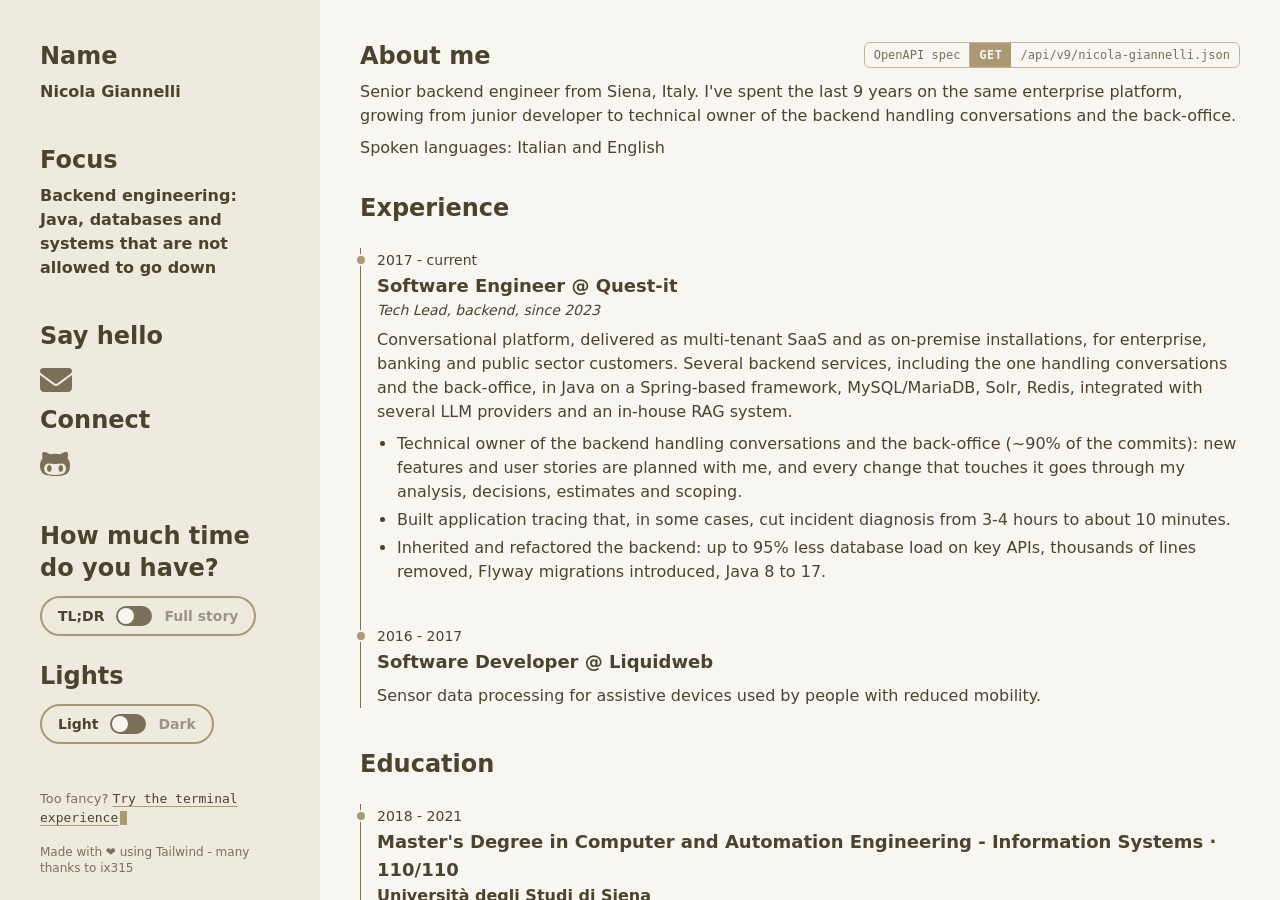
<file: index.html>
<!DOCTYPE html>
<html lang="en">

<head>
    <title>ghes.io | Nicola Giannelli</title>
    <link rel="icon" type="image/x-icon" href="static/img/favicon.png" />

    <meta charset="utf-8" />
    <meta name="viewport" content="width=device-width, initial-scale=1.0" />
    <meta name="description" content="Nicola Giannelli - senior backend engineer from Siena, Italy. Java, databases, high-availability systems." />
    <script>
        try {
            var t = localStorage.getItem("ghes-theme");
            if (t === "dark" || (!t && window.matchMedia("(prefers-color-scheme: dark)").matches))
                document.documentElement.classList.add("dark");
        } catch (e) {}
    </script>

    <link rel="stylesheet" href="css/tailwind.css?v=20261101" />
    <link rel="stylesheet" href="css/style.css?v=20261103" />
</head>

<body class="h-screen scrollbar-hide tldr">
    <!-- main div -->
    <div class="grid grid-cols-8 md:h-full">
        <!-- left -->
        <div class="sidebar col-span-8 md:col-span-2 text-center md:text-left flex flex-col justify-between">
            <div class="flex flex-col gap-3 p-10">
                <div>
                    <div>
                        <p class="pb-2 text-2xl font-bold">Name</p>
                        <p class="font-semibold">Nicola Giannelli</p>
                        <p class="pt-10 pb-2 text-2xl font-bold">Focus</p>
                        <p class="font-semibold">Backend engineering: Java, databases and systems that are not allowed to go down</p>
                        <p class="pt-10 pb-2 text-2xl font-bold">Say hello</p>
                        <div class="pt-1 flex place-content-center md:place-content-start">
                            <a href="mailto:hi@ghes.io" aria-label="Email" class='icon-link'
                                target="_blank">
                                <svg xmlns="http://www.w3.org/2000/svg" height="2em" viewBox="0 0 512 512"><!--! Font Awesome Free 6.4.2 by @fontawesome - https://fontawesome.com License - https://fontawesome.com/license (Commercial License) Copyright 2023 Fonticons, Inc. -->
                                    <path fill="currentColor" d="M48 64C21.5 64 0 85.5 0 112c0 15.1 7.1 29.3 19.2 38.4L236.8 313.6c11.4 8.5 27 8.5 38.4 0L492.8 150.4c12.1-9.1 19.2-23.3 19.2-38.4c0-26.5-21.5-48-48-48H48zM0 176V384c0 35.3 28.7 64 64 64H448c35.3 0 64-28.7 64-64V176L294.4 339.2c-22.8 17.1-54 17.1-76.8 0L0 176z" />
                                </svg>
                            </a>
                        </div>
                        <p class="pt-2 pb-2 text-2xl font-bold">Connect</p>
                        <div class="pt-1 flex gap-4 place-content-center md:place-content-start">
                            <a href="https://www.github.com/ghesio" aria-label="GitHub"
                                class='icon-link' target="_blank">
                                <svg xmlns="http://www.w3.org/2000/svg" height="2em" viewBox="0 0 480 512"><!--! Font Awesome Free 6.4.2 by @fontawesome - https://fontawesome.com License - https://fontawesome.com/license (Commercial License) Copyright 2023 Fonticons, Inc. -->
                                    <path fill="currentColor" d="M186.1 328.7c0 20.9-10.9 55.1-36.7 55.1s-36.7-34.2-36.7-55.1 10.9-55.1 36.7-55.1 36.7 34.2 36.7 55.1zM480 278.2c0 31.9-3.2 65.7-17.5 95-37.9 76.6-142.1 74.8-216.7 74.8-75.8 0-186.2 2.7-225.6-74.8-14.6-29-20.2-63.1-20.2-95 0-41.9 13.9-81.5 41.5-113.6-5.2-15.8-7.7-32.4-7.7-48.8 0-21.5 4.9-32.3 14.6-51.8 45.3 0 74.3 9 108.8 36 29-6.9 58.8-10 88.7-10 27 0 54.2 2.9 80.4 9.2 34-26.7 63-35.2 107.8-35.2 9.8 19.5 14.6 30.3 14.6 51.8 0 16.4-2.6 32.7-7.7 48.2 27.5 32.4 39 72.3 39 114.2zm-64.3 50.5c0-43.9-26.7-82.6-73.5-82.6-18.9 0-37 3.4-56 6-14.9 2.3-29.8 3.2-45.1 3.2-15.2 0-30.1-.9-45.1-3.2-18.7-2.6-37-6-56-6-46.8 0-73.5 38.7-73.5 82.6 0 87.8 80.4 101.3 150.4 101.3h48.2c70.3 0 150.6-13.4 150.6-101.3zm-82.6-55.1c-25.8 0-36.7 34.2-36.7 55.1s10.9 55.1 36.7 55.1 36.7-34.2 36.7-55.1-10.9-55.1-36.7-55.1z" />
                                </svg>
                            </a>
                        </div>

                        <!-- TL;DR toggle -->
                        <p class="pt-10 pb-2 text-2xl font-bold">How much time do you have?</p>
                        <div class="pt-1 flex place-content-center md:place-content-start">
                            <button type="button" id="mode-toggle" role="switch" aria-checked="false"
                                class="flex items-center gap-3 pill rounded-full px-4 py-2 text-sm font-semibold transition">
                                <span class="mode-label-tldr">TL;DR</span>
                                <span class="relative inline-block h-5 w-9 track rounded-full">
                                    <span class="toggle-knob absolute top-0.5 left-0.5 h-4 w-4 knob rounded-full transition-transform"></span>
                                </span>
                                <span class="mode-label-full">Full story</span>
                            </button>
                        </div>

                        <!-- dark mode toggle -->
                        <p class="pt-6 pb-2 text-2xl font-bold">Lights</p>
                        <div class="pt-1 flex place-content-center md:place-content-start">
                            <button type="button" id="theme-toggle" role="switch" aria-checked="false"
                                class="flex items-center gap-3 pill rounded-full px-4 py-2 text-sm font-semibold transition">
                                <span class="theme-label-light">Light</span>
                                <span class="relative inline-block h-5 w-9 track rounded-full">
                                    <span class="theme-knob absolute top-0.5 left-0.5 h-4 w-4 knob rounded-full transition-transform"></span>
                                </span>
                                <span class="theme-label-dark">Dark</span>
                            </button>
                        </div>
                    </div>
                </div>
            </div>
            <!-- terminal invite (DESKTOP ONLY) -->
            <p class="term-line muted desktop-only px-10">Too fancy?
                <a class="term-link" href="terminal/">Try the terminal experience<span class="term-cursor" aria-hidden="true"></span></a>
            </p>
            <div class="px-10 pb-6 text-xs muted">Made with ❤ using Tailwind - many thanks to <a
                    href="https://jurygiannelli.dev" target="_blank">ix315</a></div>
        </div>
        <!-- right -->
        <div class="main-panel col-span-8 md:col-span-6 px-10 pb-12 h-auto overflow-scroll scrollbar-hide">
            <div class="grid grid-cols-8 gap-x-8">

                <!-- ABOUT -->
                <div class="col-span-8">
                    <div class="about-row">
                        <p class="pt-10 text-2xl font-bold">About me</p>
                        <!-- OpenAPI spec link (DESKTOP ONLY): actually opens the swagger-style page -->
                        <a class="spec-chip desktop-only" href="api/"
                            title="OpenAPI 3.1 spec - for machines (and curious humans)">
                            <span class="spec-label">OpenAPI spec</span>
                            <span class="spec-method">GET</span>
                            <span class="spec-path">/api/v9/nicola-giannelli.json</span>
                        </a>
                    </div>
                    <p class="pt-2">
                        Senior backend engineer from Siena, Italy. I've spent the last 9 years on the same enterprise
                        platform, growing from junior developer to technical owner of the backend handling conversations and the back-office.
                    </p>
                    <div class="full-only">
                        <p class="pt-2">
                            I also look after on-premise installations for banking customers, with strict high-availability
                            requirements: releases there happen without the users ever noticing - that's the whole point.
                        </p>
                        <p class="pt-2">
                            I care about databases, high availability, observability and privacy by design. I also
                            strongly believe that a good senior engineer deletes more code than they write.
                        </p>
                    </div>
                        <p class="pt-2 full-only">I still love coding in Java <svg class="inline w-5 h-5" xmlns="http://www.w3.org/2000/svg" height="1em" viewBox="0 0 384 512"><!--! Font Awesome Free 6.4.2 by @fontawesome - https://fontawesome.com License - https://fontawesome.com/license (Commercial License) Copyright 2023 Fonticons, Inc. --><path fill="currentColor" d="M277.74 312.9c9.8-6.7 23.4-12.5 23.4-12.5s-38.7 7-77.2 10.2c-47.1 3.9-97.7 4.7-123.1 1.3-60.1-8 33-30.1 33-30.1s-36.1-2.4-80.6 19c-52.5 25.4 130 37 224.5 12.1zm-85.4-32.1c-19-42.7-83.1-80.2 0-145.8C296 53.2 242.84 0 242.84 0c21.5 84.5-75.6 110.1-110.7 162.6-23.9 35.9 11.7 74.4 60.2 118.2zm114.6-176.2c.1 0-175.2 43.8-91.5 140.2 24.7 28.4-6.5 54-6.5 54s62.7-32.4 33.9-72.9c-26.9-37.8-47.5-56.6 64.1-121.3zm-6.1 270.5a12.19 12.19 0 0 1-2 2.6c128.3-33.7 81.1-118.9 19.8-97.3a17.33 17.33 0 0 0-8.2 6.3 70.45 70.45 0 0 1 11-3c31-6.5 75.5 41.5-20.6 91.4zM348 437.4s14.5 11.9-15.9 21.2c-57.9 17.5-240.8 22.8-291.6.7-18.3-7.9 16-19 26.8-21.3 11.2-2.4 17.7-2 17.7-2-20.3-14.3-131.3 28.1-56.4 40.2C232.84 509.4 401 461.3 348 437.4zM124.44 396c-78.7 22 47.9 67.4 148.1 24.5a185.89 185.89 0 0 1-28.2-13.8c-44.7 8.5-65.4 9.1-106 4.5-33.5-3.8-13.9-15.2-13.9-15.2zm179.8 97.2c-78.7 14.8-175.8 13.1-233.3 3.6 0-.1 11.8 9.7 72.4 13.6 92.2 5.9 233.8-3.3 237.1-46.9 0 0-6.4 16.5-76.2 29.7zM260.64 353c-59.2 11.4-93.5 11.1-136.8 6.6-33.5-3.5-11.6-19.7-11.6-19.7-86.8 28.8 48.2 61.4 169.5 25.9a60.37 60.37 0 0 1-21.1-12.8z" /></svg></p>
                    <p class="pt-2 pb-8">Spoken languages: Italian and English</p>
                </div>

                <!-- EXPERIENCE -->
                <div class="col-span-8">
                    <p class="text-2xl font-bold pb-6">Experience</p>
                    <ol class="relative border-l timeline">

                        <li class="mb-10 ml-4">
                            <div class="absolute w-3 h-3 dot rounded-full mt-1.5 -left-1.5 border-2"></div>
                            <time class="mb-1 text-sm font-normal leading-none">2017 - current</time>
                            <h3 class="text-lg font-semibold">Software Engineer @ Quest-it</h3>
                            <p class="text-sm italic">Tech Lead, backend, since 2023</p>
                            <p class="pt-2 text-base">
                                Conversational platform, delivered as multi-tenant SaaS and as on-premise installations, for enterprise, banking and public sector customers. Several backend services, including the one handling conversations and the back-office, in Java on a Spring-based framework, MySQL/MariaDB, Solr, Redis, integrated with several LLM providers
                                and an in-house RAG system.
                            </p>

                            <!-- TL;DR version -->
                            <ul class="tldr-only list-disc ml-5 pt-2 space-y-1">
                                <li>Technical owner of the backend handling conversations and the back-office (~90% of the commits): new features and user stories are planned with me, and every change that touches it goes through my analysis, decisions, estimates and scoping.</li>
                                <li>Built application tracing that, in some cases, cut incident diagnosis from 3-4 hours to
                                    about 10 minutes.</li>
                                <li>Inherited and refactored the backend: up to 95% less database load on key APIs,
                                    thousands of lines removed, Flyway migrations introduced, Java 8 to 17.</li>
                            </ul>

                            <!-- Full version -->
                            <div class="full-only">
                                <p class="pt-4 font-semibold">Tech Lead, backend · 2023 - current</p>
                                <ul class="list-disc ml-5 pt-1 space-y-1">
                                    <li>Technical owner of the backend handling conversations and the back-office (~90% of the commits): every development
                                        request that touches it goes through my functional analysis, implementation
                                        decisions, estimates and scoping, supporting the product team and
                                        project managers.</li>
                                    <li>Technical point of contact for enterprise customers: requirements gathering and
                                        analysis, progress reviews with customers, structured feedback to internal teams and
                                        agreed timelines met.</li>
                                    <li>Designed and rolled out MariaDB master-slave replication with no master downtime
                                        and no data loss.</li>
                                    <li>Co-designed, with two colleagues, the multi-instance architecture of the platform, with
                                        multiple nodes of the backend services and of the other components.</li>
                                    <li>Privacy by design for banking customers: encryption of sensitive data, automatic data deletion on expiry or on event, with an
                                        audit trail.</li>
                                    <li>Main technical point of reference, since 2022, for an on-premise installation for a banking
                                        customer: 15+ production releases on my own, with no chat downtime for users during
                                        standard updates; proactively found a resilience issue and coordinated the fix with the
                                        customer and the CTO - delivered a week early.</li>
                                    <li>Since 2023, customizations, integrations and releases for a second on-premise banking
                                        customer, integrated with a custom knowledge base built by two third-party companies:
                                        technical coordination with the customer's vendors.</li>
                                    <li>Pushed and carried out, with a colleague, the adoption of the Elastic Stack as the company observability platform:
                                        Elastic APM on every application with W3C distributed tracing. Introduced Uptime Kuma for fast reaction
                                        to service outages.</li>
                                    <li>Built application tracing that, in some cases, cut incident diagnosis from 3-4 hours to
                                        about 10 minutes, with no more local debugging.</li>
                                    <li>Automated staging deployment: from 15 to 5 minutes per release, with 2-4 releases a day.</li>
                                    <li>Introduced stateless JWT authentication, now the company standard.</li>
                                    <li>Planning of user stories and new features with stakeholders; for urgent requests with
                                        incomplete requirements, scope defined with stakeholders, then alternatives presented
                                        with explicit trade-offs on delivery time and maintenance cost.</li>
                                    <li>Onboarding and pair programming with colleagues from other teams and junior
                                        developers.</li>
                                </ul>

                                <p class="pt-4 font-semibold">Backend owner · 2019 - 2023</p>
                                <ul class="list-disc ml-5 pt-1 space-y-1">
                                    <li>Inherited and refactored the product backend: found the bottlenecks through the MySQL slow query log and
                                        custom logging, rewrote critical modules with caching (up to 95% less database load on some APIs), removed thousands of lines
                                        of obsolete code, introduced design patterns where they were missing.</li>
                                    <li>Introduced Flyway for versioned database migrations, replacing SQL scripts
                                        applied by hand before every release.</li>
                                    <li>Migrated the backend from Java 8 to Java 17.</li>
                                    <li>Built ETL flows for customer-specific modules.</li>
                                </ul>

                                <p class="pt-4 font-semibold">Software Engineer · 2017 - 2019</p>
                                <ul class="list-disc ml-5 pt-1 space-y-1">
                                    <li>Java backend services and full-text search on Solr and Elasticsearch.</li>
                                </ul>
                            </div>
                        </li>

                        <li class="mb-10 ml-4">
                            <div class="absolute w-3 h-3 dot rounded-full mt-1.5 -left-1.5 border-2"></div>
                            <time class="mb-1 text-sm font-normal leading-none">2016 - 2017</time>
                            <h3 class="text-lg font-semibold">Software Developer @ Liquidweb</h3>
                            <p class="pt-2 text-base">Sensor data processing for assistive devices used by people with
                                reduced mobility.</p>
                        </li>

                        <li class="mb-10 ml-4 full-only">
                            <div class="absolute w-3 h-3 dot rounded-full mt-1.5 -left-1.5 border-2"></div>
                            <time class="mb-1 text-sm font-normal leading-none">2013 - 2015</time>
                            <h3 class="text-lg font-semibold">Dirty deeds done dirt cheap @ everywhere</h3>
                            <p class="pt-2 text-base">
                                While studying engineering I did a bit of everything: electrician's helper, ADSL network
                                technician and freelance web developer building small static websites. Cables, ladders, routers... and whatever else came
                                along.
                            </p>
                        </li>
                    </ol>
                </div>

                <!-- EDUCATION -->
                <div class="col-span-8">
                    <p class="text-2xl font-bold pb-6">Education</p>
                    <ol class="relative border-l timeline">
                        <li class="mb-10 ml-4">
                            <div class="absolute w-3 h-3 dot rounded-full mt-1.5 -left-1.5 border-2"></div>
                            <time class="mb-1 text-sm font-normal leading-none">2018 - 2021</time>
                            <h3 class="text-lg font-semibold">Master's Degree in Computer and Automation Engineering - Information Systems · 110/110</h3>
                            <p class="font-semibold">Università degli Studi di Siena</p>
                            <p class="pt-2 text-base full-only">Machine learning, natural language processing, pattern
                                recognition, design of complex software systems and bioinformatics.</p>
                        </li>
                        <li class="mb-10 ml-4">
                            <div class="absolute w-3 h-3 dot rounded-full mt-1.5 -left-1.5 border-2"></div>
                            <time class="mb-1 text-sm font-normal leading-none">2018 - 2019</time>
                            <h3 class="text-lg font-semibold">Research grant - <a href="https://ela.unisi.it" target="_blank" rel="noopener" class="underline">ELA, Eurasian Latin Archive</a></h3>
                            <p class="font-semibold">Università degli Studi di Siena - DIISM</p>
                            <p class="pt-2 text-base full-only">A document archive for medieval Latin texts, built on a
                                search index and a relational database (Java EE, MySQL, Elasticsearch) for storage and
                                semantic search.</p>
                        </li>
                        <li class="mb-10 ml-4 full-only">
                            <div class="absolute w-3 h-3 dot rounded-full mt-1.5 -left-1.5 border-2"></div>
                            <time class="mb-1 text-sm font-normal leading-none">2017</time>
                            <h3 class="text-lg font-semibold">FabAcademy</h3>
                            <p class="font-semibold">FabLab Toscana, Siena</p>
                            <p class="pt-2 text-base">2D and 3D CAD, prototyping, CNC machines, circuit board design, 3D printing.</p>
                        </li>
                        <li class="mb-10 ml-4">
                            <div class="absolute w-3 h-3 dot rounded-full mt-1.5 -left-1.5 border-2"></div>
                            <time class="mb-1 text-sm font-normal leading-none">2011 - 2017</time>
                            <h3 class="text-lg font-semibold">Bachelor's Degree in Computer and Information Engineering</h3>
                            <p class="font-semibold">Università degli Studi di Siena</p>
                            <p class="pt-2 text-base full-only">My first steps in engineering: a long and
                                <span id="a"> pretty </span><span id="b"> (not so) pretty </span>
                                fun ride!
                            </p>
                        </li>
                        <li class="mb-10 ml-4">
                            <div class="absolute w-3 h-3 dot rounded-full mt-1.5 -left-1.5 border-2"></div>
                            <time class="mb-1 text-sm font-normal leading-none">2011</time>
                            <h3 class="text-lg font-semibold">High school diploma in Computer Science · 100/100</h3>
                            <p class="font-semibold">ITIS Tito Sarrocchi, Siena</p>
                            <p class="pt-2 text-base full-only">Where it all started: I was already into computers
                                before university.</p>
                        </li>
                        <li class="mb-10 ml-4 full-only">
                            <div class="absolute w-3 h-3 dot rounded-full mt-1.5 -left-1.5 border-2"></div>
                            <time class="mb-1 text-sm font-normal leading-none">2010</time>
                            <h3 class="text-lg font-semibold">Cisco CCNA</h3>
                            <p class="font-semibold">Siena</p>
                            <p class="pt-2 text-base">Network equipment maintenance, levels 1, 2, 3. Certification not renewed.</p>
                        </li>
                    </ol>
                </div>

                <!-- SKILLS -->
                <div class="col-span-8">
                    <p class="text-2xl font-bold">Skills</p>
                    <ol class="tldr-only list-disc pt-2 pb-8 tag-list">
                        <li>Java</li>
                        <li>Spring</li>
                        <li>MySQL / MariaDB</li>
                        <li>Solr</li>
                        <li>Elasticsearch</li>
                        <li>Flyway</li>
                        <li>Docker</li>
                        <li>Elastic APM</li>
                        <li>Linux</li>
                    </ol>
                    <ul class="full-only pt-2 pb-8 space-y-1">
                        <li><b>Backend:</b> Java, Java EE, Spring / Spring Boot, REST APIs, design patterns, clean
                            code, TDD</li>
                        <li><b>Data:</b> MySQL / MariaDB (replication, failover, Flyway migrations), Solr / Solr Cloud,
                            Elasticsearch, ETL, Redis (basic)</li>
                        <li><b>LLM and NLP:</b> backend integration with LLM providers and RAG systems, NLP
                            (tokenization, POS tagging, entity extraction)</li>
                        <li><b>Reliability and operations:</b> high availability, performance analysis (Elastic APM, MySQL slow query log), Docker, Bitbucket Pipelines, Elastic
                            APM, distributed tracing, Uptime Kuma, Linux, Bash</li>
                        <li><b>Security and privacy:</b> encryption of sensitive data, JWT, data retention and
                            audit, dependency vulnerability management (Snyk, CVSS-based prioritization), GDPR (authorized to process personal data)</li>
                        <li><b>Way of working:</b> Agile / Kanban, Jira (stories, estimates, time tracking), Git,
                            conventional commits, SonarQube (quality gates)</li>
                    </ul>
                </div>

                <!-- PUBLICATIONS -->
                <div class="col-span-8">
                    <p class="text-2xl font-bold">Publications</p>
                    <p class="pt-2 pb-8 tldr-only">4 papers, 3 posters and 2 dissertations, mostly on NLP and deep
                        learning. Switch to the full story to see them.</p>
                    <div class="full-only">
                        <b class="block pt-2">Papers</b>
                        <ul class="list-disc ml-5 pb-4 space-y-1">
                            <li><span class='italic'>N. Giannelli, M. Bianchini et al.</span> - Segmentation of Aorta 3D
                                CT Images Based on 2D Convolutional Neural Networks | Electronics 2021, 10, 2559</li>
                            <li><span class='italic'>E. Carbé, N. Giannelli</span> - First steps in building the
                                Eurasian Latin Archive | Qualitative and Quantitative Methods in Libraries, Jan. 2021,
                                pp. 577-590</li>
                            <li><span class='italic'>E. Carbé, N. Giannelli</span> - ELA: fasi del progetto, bilanci e
                                prospettive | Atti del IX Convegno Annuale AIUCD, Università Cattolica del Sacro Cuore,
                                Milano, pp. 61-66</li>
                            <li><span class='italic'>E. Carbé, N. Giannelli</span> - A Digital Platform for the "Latin
                                Silk Road": Issues and Perspectives in Building a Multilingual Corpus for Textual
                                Analysis | DH2019</li>
                        </ul>

                        <b class="block pt-2">Posters</b>
                        <ul class="list-disc ml-5 pb-4 space-y-1">
                            <li><span class='italic'>E. Carbé, N. Giannelli</span> - ELA: fasi del progetto, bilanci e
                                prospettive | AIUCD, Milan, 15-17 January 2020</li>
                            <li><span class='italic'>E. Carbé, N. Giannelli</span> - A Framework for the Eurasian Latin
                                Archive using CLTK and NLTK | V4Py Summer Python School (V4 & DARIAH-CEH), Prague,
                                24-29 June 2019</li>
                            <li><span class='italic'>Stella, L. Rigutini, M. Bianchini, E. Carbé, N. Giannelli</span> -
                                The ELA Project | Spring School LiSeH 2019, Graz, 25 April 2019</li>
                        </ul>

                        <b class="block pt-2">Dissertations</b>
                        <ul class="list-disc ml-5 pb-8 space-y-1">
                            <li>Tecniche di Deep Learning per la segmentazione di aorta - Master's, supervisor
                                <span class='italic'>Prof. Monica Bianchini</span></li>
                            <li>Support Vector Machine per la classificazione di dati provenienti da sensori -
                                Bachelor's, supervisor <span class='italic'>Prof. Monica Bianchini</span></li>
                        </ul>
                    </div>
                </div>

                <!-- HOBBIES -->
                <div class="col-span-8 full-only">
                    <p class="text-2xl font-bold">Hobbies</p>
                    <ol class="list-disc pt-2 pb-8 tag-list">
                        <li>trekking</li>
                        <li>music addict</li>
                        <li>saxophone player</li>
                        <li>bookworm</li>
                        <li>former taekwondoker</li>
                        <li>lifting weights</li>
                        <li>dockerizing stuff at home</li>
                        <li>noob gamer</li>
                        <li>science lover</li>
                    </ol>
                </div>

            </div>
        </div>

    </div>

    <!-- scroll to top (MOBILE ONLY)-->
    <button type="button" aria-label="Back to top"
        class="!fixed bottom-5 right-5 hidden back-to-top rounded-full p-3 text-xs font-medium uppercase leading-tight shadow-md transition duration-150 ease-in-out"
        id="btn-back-to-top">
        <svg aria-hidden="true" focusable="false" data-prefix="fas" class="h-4 w-4" role="img" viewBox="0 0 448 512">
            <path fill="currentColor" d="M34.9 289.5l-22.2-22.2c-9.4-9.4-9.4-24.6 0-33.9L207 39c9.4-9.4 24.6-9.4 33.9 0l194.3 194.3c9.4 9.4 9.4 24.6 0 33.9L413 289.4c-9.5 9.5-25 9.3-34.3-.4L264 168.6V456c0 13.3-10.7 24-24 24h-32c-13.3 0-24-10.7-24-24V168.6L69.2 289.1c-9.3 9.8-24.8 10-34.3.4z"></path>
        </svg>
    </button>


    <script src="js/button.js?v=20261101"> </script>

</body>

</html>
</file>
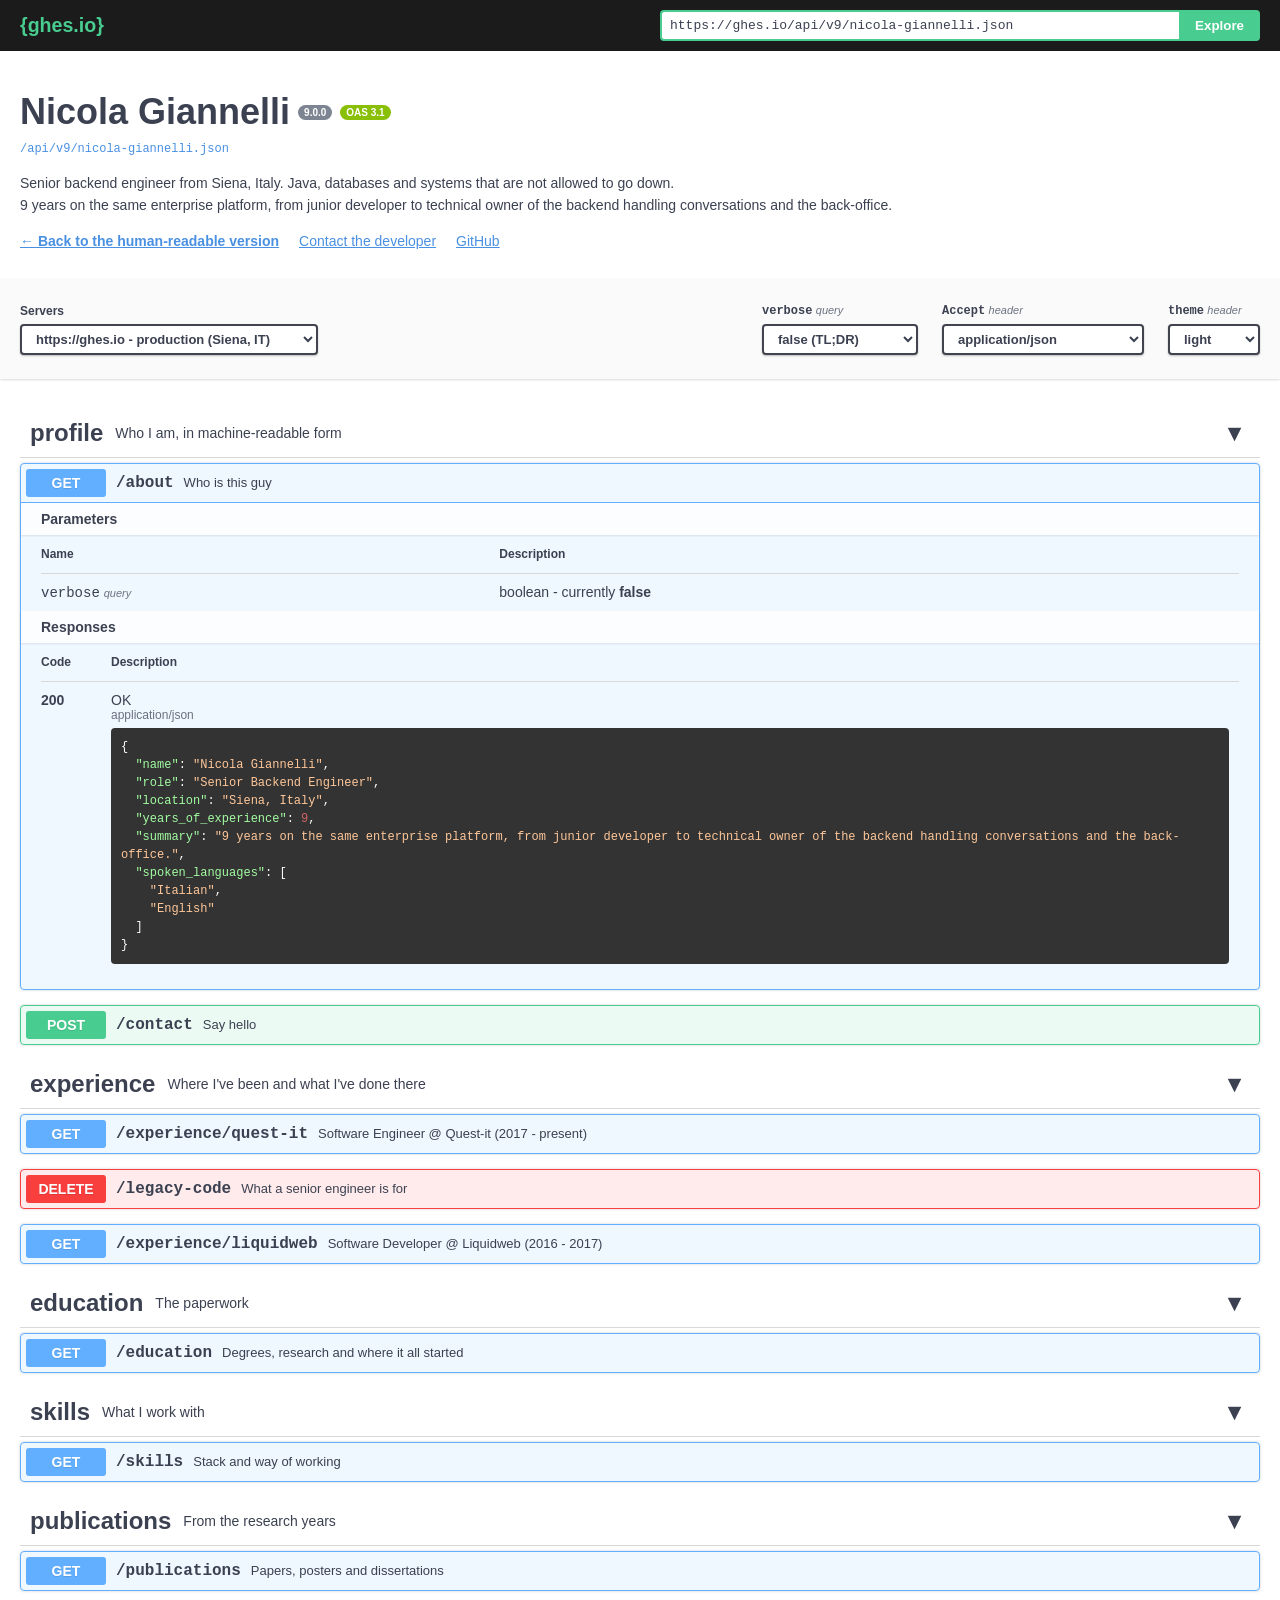
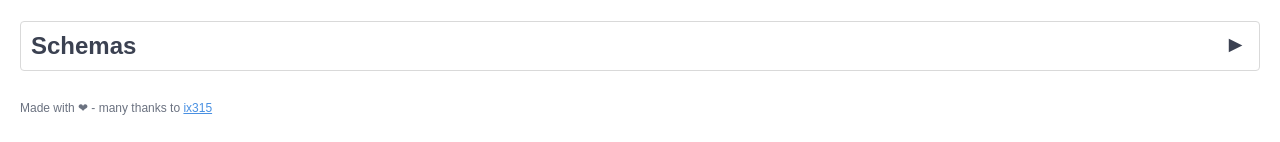
<file: api/index.html>
<!DOCTYPE html>
<html lang="en">

<head>
    <meta charset="utf-8" />
    <title>ghes.io | Nicola Giannelli</title>
    <link rel="icon" type="image/x-icon" href="../static/img/favicon.png" />
    <meta name="viewport" content="width=device-width, initial-scale=1.0" />
    <meta name="description" content="Nicola Giannelli - senior backend engineer from Siena, Italy. Java, databases, high-availability systems." />
    <script>
        try {
            var t = localStorage.getItem("ghes-theme");
            if (t === "dark" || (!t && window.matchMedia("(prefers-color-scheme: dark)").matches))
                document.documentElement.classList.add("dark");
        } catch (e) {}
    </script>
    <link rel="stylesheet" href="css/style.css?v=20261103" />
</head>

<body>
    <header class="topbar">
        <div class="wrap topbar-inner">
            <a class="brand" href="/" title="Back to the human-readable version">{ghes.io}</a>
            <form class="explore" onsubmit="return false">
                <input type="text" value="https://ghes.io/api/v9/nicola-giannelli.json" readonly aria-label="Spec URL" />
                <button type="button" tabindex="-1">Explore</button>
            </form>
        </div>
    </header>

    <main class="wrap">
        <section class="info">
            <h1>Nicola Giannelli <span class="badge version">9.0.0</span> <span class="badge oas">OAS 3.1</span></h1>
            <a class="spec-link" href="#">/api/v9/nicola-giannelli.json</a>
            <p class="description">
                Senior backend engineer from Siena, Italy. Java, databases and systems that are not allowed to go down.
                <br>9 years on the same enterprise platform, from junior developer to technical owner of the backend
                handling conversations and the back-office.
            </p>
            <p class="info-links">
                <a href="/" class="back-link">&larr; Back to the human-readable version</a>
                <a href="mailto:hi@ghes.io">Contact the developer</a>
                <a href="https://www.github.com/ghesio" target="_blank" rel="noopener">GitHub</a>
            </p>
        </section>

        <section class="scheme-container">
            <div class="servers">
                <label for="server">Servers</label>
                <select id="server">
                    <option>https://ghes.io - production (Siena, IT)</option>
                </select>
            </div>
            <div class="global-params">
                <div class="param">
                    <label for="verbose"><code>verbose</code> <span class="in">query</span></label>
                    <select id="verbose">
                        <option value="false">false (TL;DR)</option>
                        <option value="true">true (full story)</option>
                    </select>
                </div>
                <div class="param">
                    <label for="accept"><code>Accept</code> <span class="in">header</span></label>
                    <select id="accept">
                        <option value="json">application/json</option>
                        <option value="html">text/html (for humans)</option>
                    </select>
                </div>
                <div class="param">
                    <label for="theme"><code>theme</code> <span class="in">header</span></label>
                    <select id="theme">
                        <option value="light">light</option>
                        <option value="dark">dark</option>
                    </select>
                </div>
            </div>
        </section>

        <div id="tags"></div>

        <section class="models">
            <h2 class="tag-header" data-toggle="models-body">
                <span>Schemas</span>
                <span class="arrow">&#9662;</span>
            </h2>
            <div id="models-body" class="models-body collapsed"></div>
        </section>
    </main>

    <footer class="wrap footer">
        Made with ❤ - many thanks to <a href="https://jurygiannelli.dev" target="_blank" rel="noopener">ix315</a>
    </footer>

    <script src="js/button.js?v=20261103"></script>
</body>

</html>
</file>
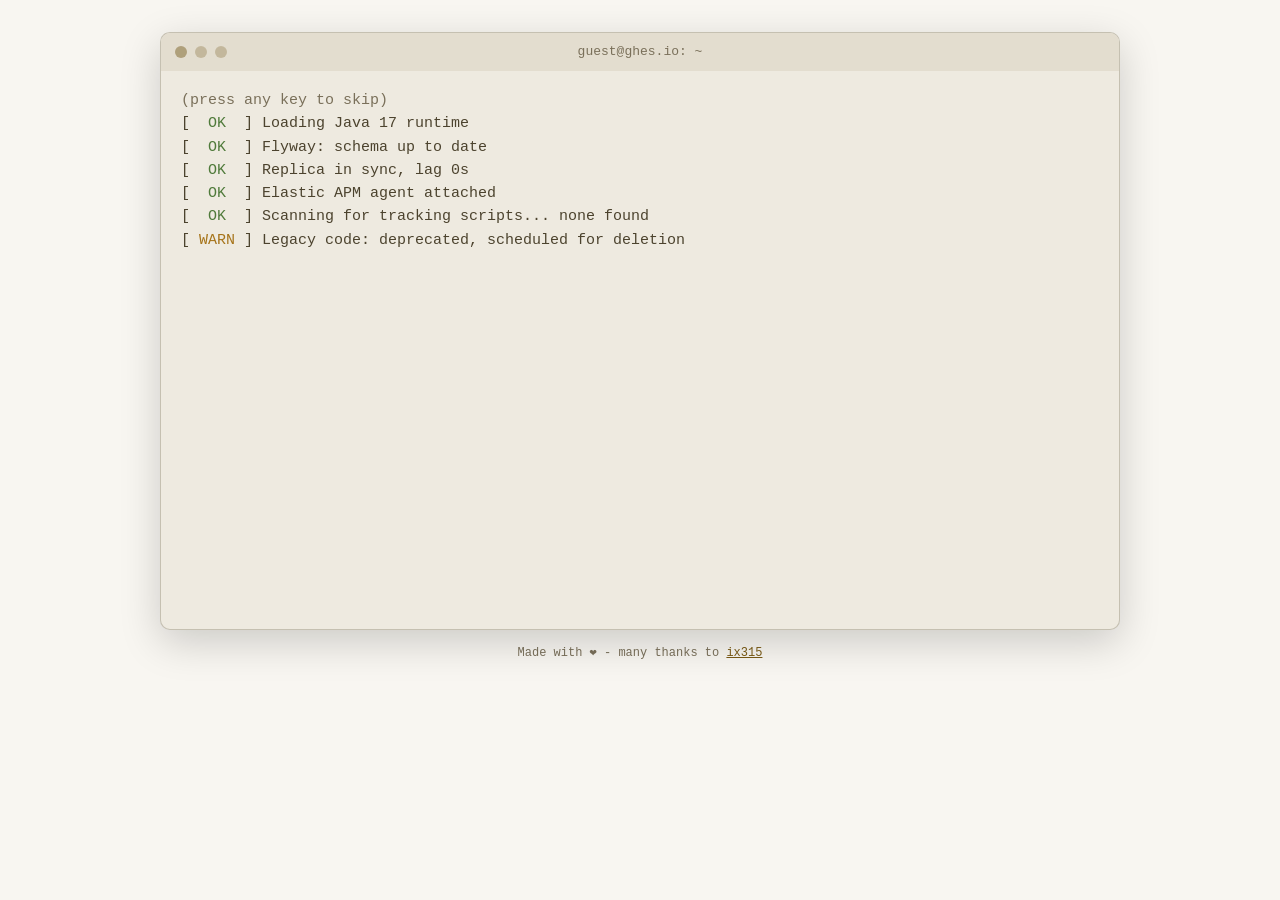
<file: terminal/index.html>
<!DOCTYPE html>
<html lang="en">

<head>
    <meta charset="utf-8" />
    <title>ghes.io | Nicola Giannelli</title>
    <link rel="icon" type="image/x-icon" href="../static/img/favicon.png" />
    <meta name="viewport" content="width=device-width, initial-scale=1.0" />
    <meta name="description" content="Nicola Giannelli - senior backend engineer from Siena, Italy. Java, databases, high-availability systems." />
    <script>
        try {
            var t = localStorage.getItem("ghes-theme");
            if (t === "dark" || (!t && window.matchMedia("(prefers-color-scheme: dark)").matches))
                document.documentElement.classList.add("dark");
        } catch (e) {}
    </script>
    <link rel="stylesheet" href="css/style.css?v=20261103" />
</head>

<body>
    <main class="window">
        <div class="titlebar" aria-hidden="true">
            <span class="dots"><i></i><i></i><i></i></span>
            <span class="title">guest@ghes.io: ~</span>
            <span class="dots-spacer"></span>
        </div>

        <div class="screen" id="screen">
            <h1 class="sr-only">Nicola Giannelli - Senior Backend Engineer</h1>
            <div id="out" role="log" aria-live="polite"></div>
            <form id="prompt-line" class="line prompt-line" autocomplete="off" hidden>
                <label for="cmd" class="prompt"><span class="u">guest</span>@<span class="h">ghes.io</span>:<span class="p">~</span>$</label>
                <input id="cmd" type="text" spellcheck="false" autocapitalize="off" autocorrect="off"
                    aria-label="Type a command, for example help" />
            </form>

            <noscript>
                <div class="noscript">
                    <p><strong>Nicola Giannelli</strong> - Senior Backend Engineer, Siena, Italy.</p>
                    <p>9 years on the same enterprise platform, from junior developer to technical owner of the
                        backend handling conversations and the back-office. Java, databases and systems that are not
                        allowed to go down.</p>
                    <p>This terminal needs JavaScript. Meanwhile: <a href="mailto:hi@ghes.io">hi@ghes.io</a> &middot;
                        <a href="https://www.github.com/ghesio">github.com/ghesio</a></p>
                </div>
            </noscript>
        </div>
    </main>

    <nav class="quick" aria-label="Quick commands">
        <button type="button" data-cmd="whoami">whoami</button>
        <button type="button" data-cmd="experience">experience</button>
        <button type="button" data-cmd="skills">skills</button>
        <button type="button" data-cmd="education">education</button>
        <button type="button" data-cmd="contact">contact</button>
        <button type="button" data-cmd="theme">theme</button>
        <button type="button" data-cmd="help">help</button>
    </nav>

    <footer class="footer">
        Made with ❤ - many thanks to <a href="https://jurygiannelli.dev" target="_blank" rel="noopener">ix315</a>
    </footer>

    <script src="js/data.js?v=20261103"></script>
    <script src="js/button.js?v=20261103"></script>
</body>

</html>
</file>
<file: css/style.css>
/* palette from Flame (github.com/pawelmalak/flame): "paper" for light, "tron" for dark */
:root {
    --bg: #f8f6f1;
    --panel: #eeeae0;
    --text: #4c432e;
    --muted: #7a705a;
    --accent: #aa9a73;
}

html.dark {
    --bg: #242b33;
    --panel: #1c2228;
    --text: #effbff;
    --muted: #8b9aa7;
    --accent: #6ee2ff;
}

html,
body {
    background: var(--bg);
    color: var(--text);
}

::selection {
    background: var(--accent);
    color: var(--bg);
}

.sidebar {
    background: var(--panel);
    color: var(--text);
}

.main-panel {
    background: var(--bg);
    color: var(--text);
}

.timeline {
    border-color: var(--muted);
}

.dot {
    background: var(--accent);
    border-color: var(--bg);
}

.muted {
    color: var(--muted);
}

.icon-link {
    color: var(--muted);
}

.icon-link:hover,
.icon-link:focus {
    color: var(--accent);
}

.pill {
    border: 2px solid var(--accent);
    color: var(--text);
}

.pill:hover {
    background: color-mix(in srgb, var(--accent) 15%, transparent);
}

.track {
    background: var(--muted);
}

body:not(.tldr) #mode-toggle .track,
html.dark #theme-toggle .track {
    background: var(--accent);
}

.knob {
    background: var(--bg);
}

.back-to-top {
    background: var(--accent);
    color: var(--bg);
}

html,
body {
    -webkit-tap-highlight-color: transparent;
}

/* hide scrollbar */

.scrollbar-hide::-webkit-scrollbar {
    display: none;
}

/* For IE, Edge and Firefox */
.scrollbar-hide {
    -ms-overflow-style: none;
    /* IE and Edge */
    scrollbar-width: none;
    /* Firefox */
}

/* pallini */
.tag-list {
    letter-spacing: -4px;
    color: var(--text);
}

.tag-list>li {
    margin: 0;
    display: inline;
    vertical-align: top;
    position: relative;
    letter-spacing: 0;
}

.tag-list>li:after {
    content: "•";
    display: inline-block;
    vertical-align: top;
    margin: 1px 5px 0;
}

.tag-list>li:last-child:after {
    display: none;
}

p span#a {
    display: inline;
  }
  
  p:hover span#a {
    display: none;
  }
  
  P span#b {
    display: none;
  }
  
  p:hover span#b {
    display: inline;
  }
/* TL;DR / full story toggle */
body.tldr .full-only {
    display: none;
}

body:not(.tldr) .tldr-only {
    display: none;
}

body:not(.tldr) .toggle-knob {
    transform: translateX(1rem);
}

body.tldr .mode-label-full,
body:not(.tldr) .mode-label-tldr {
    opacity: 0.5;
}

/* dark mode toggle */
html.dark .theme-knob {
    transform: translateX(1rem);
}

html:not(.dark) .theme-label-dark,
html.dark .theme-label-light {
    opacity: 0.5;
}


/* other formats: desktop only (same breakpoint as the sidebar layout) */
.desktop-only { display: none !important; }
@media (min-width: 768px) {
    .desktop-only { display: revert !important; }
    a.spec-chip.desktop-only { display: inline-flex !important; }
}

.about-row { display: flex; align-items: flex-end; justify-content: space-between; gap: 16px; flex-wrap: wrap; }

.spec-chip {
    align-items: stretch;
    border: 1.5px solid color-mix(in srgb, var(--accent) 70%, transparent);
    border-radius: 6px;
    overflow: hidden;
    font-family: ui-monospace, "Cascadia Code", Menlo, Consolas, monospace;
    font-size: 12px;
    line-height: 1;
    text-decoration: none;
    color: var(--muted);
    margin-bottom: 4px;
    transition: background-color .15s, color .15s, border-color .15s;
}
.spec-chip:hover, .spec-chip:focus-visible {
    color: var(--text);
    border-color: var(--accent);
    background: color-mix(in srgb, var(--accent) 12%, transparent);
}
.spec-chip > span { padding: 6px 9px; display: flex; align-items: center; }
.spec-label { font-family: inherit; border-right: 1.5px solid color-mix(in srgb, var(--accent) 70%, transparent); }
.spec-method { background: var(--accent); color: var(--bg); font-weight: 700; letter-spacing: .04em; }

.term-line { font-size: 13px; padding-bottom: 12px; }
.term-link {
    font-family: ui-monospace, "Cascadia Code", Menlo, Consolas, monospace;
    color: var(--text);
    text-decoration: underline;
    text-decoration-color: var(--accent);
    text-underline-offset: 3px;
}
.term-link:hover, .term-link:focus-visible { color: var(--accent); }
.term-cursor {
    display: inline-block;
    width: .55em;
    height: 1.05em;
    margin-left: 2px;
    vertical-align: text-bottom;
    background: var(--accent);
    animation: blink 1.1s steps(1) infinite;
}
@keyframes blink { 50% { opacity: 0; } }
@media (prefers-reduced-motion: reduce) { .term-cursor { animation: none; } }
</file>
<file: api/css/style.css>
/* OpenAPI docs look: method colors follow the usual API-docs conventions */
:root {
    --bg: #ffffff;
    --surface: #fafafa;
    --text: #3b4151;
    --muted: #6b7280;
    --border: #d9d9d9;
    --topbar: #1b1b1b;
    --code-bg: #333333;
    --code-text: #ffffff;
    --get: #61affe;
    --post: #49cc90;
    --delete: #f93e3e;
    --deprecated: #8f8f8f;
    --json-key: #a2fca2;
    --json-string: #ffc799;
    --json-number: #d36363;
    --json-bool: #fcc28c;
}

html.dark {
    --bg: #1d2127;
    --surface: #242931;
    --text: #e3e6ea;
    --muted: #9aa3ad;
    --border: #3a414b;
    --topbar: #111418;
    --code-bg: #13161a;
}

* {
    box-sizing: border-box;
}

html,
body {
    margin: 0;
    background: var(--bg);
    color: var(--text);
    font-family: "Open Sans", -apple-system, "Segoe UI", Roboto, sans-serif;
    font-size: 14px;
    -webkit-tap-highlight-color: transparent;
}

a {
    color: #4990e2;
}

code,
pre,
.path,
.spec-link,
.explore input {
    font-family: "Source Code Pro", ui-monospace, Menlo, Consolas, monospace;
}

.wrap {
    max-width: 1460px;
    margin: 0 auto;
    padding: 0 20px;
}

/* top bar */
.topbar {
    background: var(--topbar);
    padding: 10px 0;
}

.topbar-inner {
    display: flex;
    align-items: center;
    gap: 24px;
}

.brand {
    color: var(--post);
    font-weight: 700;
    font-size: 1.4em;
    text-decoration: none;
    white-space: nowrap;
}

.explore {
    display: flex;
    flex: 1;
    max-width: 600px;
    margin-left: auto;
}

.explore input {
    flex: 1;
    min-width: 0;
    border: 2px solid var(--post);
    border-right: none;
    border-radius: 4px 0 0 4px;
    padding: 6px 8px;
    font-size: 13px;
    background: #fff;
    color: #3b4151;
}

.explore button {
    background: var(--post);
    color: #fff;
    border: none;
    border-radius: 0 4px 4px 0;
    padding: 0 16px;
    font-weight: 700;
    cursor: default;
}

/* info */
.info {
    margin: 40px 0 30px;
}

.info h1 {
    font-size: 36px;
    margin: 0 0 6px;
    display: flex;
    align-items: center;
    flex-wrap: wrap;
    gap: 8px;
}

.badge {
    font-size: 10px;
    font-weight: 700;
    color: #fff;
    border-radius: 57px;
    padding: 2px 6px;
    vertical-align: super;
    font-family: sans-serif;
}

.badge.version {
    background: #7d8492;
}

.badge.oas {
    background: #89bf04;
}

.spec-link {
    font-size: 12px;
    text-decoration: none;
}

.description {
    font-size: 14px;
    line-height: 1.6;
    margin: 16px 0;
}

.info-links {
    display: flex;
    gap: 20px;
}

.back-link { font-weight: 700; }

/* servers + global params */
.scheme-container {
    background: var(--surface);
    box-shadow: 0 1px 2px 0 rgba(0, 0, 0, .15);
    padding: 24px 20px;
    margin: 0 -20px 30px;
    display: flex;
    flex-wrap: wrap;
    gap: 24px 48px;
    align-items: flex-end;
}

.servers,
.param {
    display: flex;
    flex-direction: column;
    gap: 6px;
}

.servers label,
.param label {
    font-size: 12px;
    font-weight: 700;
}

.global-params {
    display: flex;
    gap: 24px;
    margin-left: auto;
}

.in {
    font-style: italic;
    font-weight: 400;
    color: var(--muted);
    font-size: 11px;
}

select {
    border: 2px solid #41444e;
    border-radius: 4px;
    padding: 5px 30px 5px 10px;
    font-weight: 700;
    font-size: 13px;
    background: var(--bg);
    color: var(--text);
    box-shadow: 0 1px 2px 0 rgba(0, 0, 0, .25);
}

/* tags */
.tag-section {
    margin-bottom: 15px;
}

.tag-header {
    display: flex;
    align-items: center;
    gap: 12px;
    padding: 10px 20px 10px 10px;
    margin: 0 0 5px;
    border-bottom: 1px solid var(--border);
    cursor: pointer;
    user-select: none;
    font-size: 24px;
    font-weight: 700;
}

.tag-header small {
    font-size: 14px;
    font-weight: 400;
    flex: 1;
}

.tag-header .arrow {
    margin-left: auto;
    transition: transform .2s;
}

.collapsed-header .arrow {
    transform: rotate(-90deg);
}

.collapsed {
    display: none;
}

/* operations */
.opblock {
    border: 1px solid;
    border-radius: 4px;
    margin: 0 0 15px;
    box-shadow: 0 0 3px rgba(0, 0, 0, .19);
}

.opblock.get {
    border-color: var(--get);
    background: rgba(97, 175, 254, .1);
}

.opblock.post {
    border-color: var(--post);
    background: rgba(73, 204, 144, .1);
}

.opblock.delete {
    border-color: var(--delete);
    background: rgba(249, 62, 62, .1);
}

.opblock.deprecated {
    border-color: #ebebeb;
    background: rgba(235, 235, 235, .1);
    opacity: .7;
}

html.dark .opblock.deprecated {
    border-color: #555;
}

.opblock-summary {
    display: flex;
    align-items: center;
    gap: 10px;
    padding: 5px;
    cursor: pointer;
}

.method {
    min-width: 80px;
    padding: 6px 0;
    border-radius: 3px;
    color: #fff;
    font-weight: 700;
    font-size: 14px;
    text-align: center;
    text-shadow: 0 1px 0 rgba(0, 0, 0, .1);
}

.get .method {
    background: var(--get);
}

.post .method {
    background: var(--post);
}

.delete .method {
    background: var(--delete);
}

.deprecated .method {
    background: var(--deprecated);
}

.path {
    font-size: 16px;
    font-weight: 600;
    word-break: break-all;
}

.deprecated .path {
    text-decoration: line-through;
}

.summary-text {
    font-size: 13px;
    flex: 1;
}

.opblock-body {
    border-top: 1px solid;
    border-color: inherit;
    padding: 0 0 15px;
}

.section-title {
    background: rgba(255, 255, 255, .8);
    box-shadow: 0 1px 2px rgba(0, 0, 0, .1);
    padding: 8px 20px;
    font-weight: 700;
    font-size: 14px;
    display: flex;
    justify-content: space-between;
    align-items: center;
}

html.dark .section-title {
    background: rgba(0, 0, 0, .25);
}

.op-description {
    padding: 10px 20px 0;
    line-height: 1.6;
}

.deprecated-note {
    padding: 10px 20px 0;
    color: var(--delete);
    font-weight: 700;
}

.params-table,
.responses-table {
    width: 100%;
    border-collapse: collapse;
    margin: 0 0 0 20px;
    max-width: calc(100% - 40px);
}

.params-table td,
.responses-table td {
    padding: 10px 10px 10px 0;
    vertical-align: top;
}

.params-table th,
.responses-table th {
    text-align: left;
    font-size: 12px;
    padding: 12px 0;
    border-bottom: 1px solid var(--border);
}

.status {
    font-weight: 700;
    width: 70px;
}

.btn {
    border: 2px solid var(--muted);
    border-radius: 4px;
    background: transparent;
    color: var(--text);
    font-weight: 700;
    padding: 5px 20px;
    cursor: pointer;
    font-size: 13px;
}

.btn.execute {
    background: #4990e2;
    border-color: #4990e2;
    color: #fff;
    margin: 10px 20px 0;
}

.media-type {
    font-size: 12px;
    color: var(--muted);
    margin-bottom: 6px;
}

pre.json {
    background: var(--code-bg);
    color: var(--code-text);
    border-radius: 4px;
    padding: 10px;
    margin: 0;
    font-size: 12px;
    line-height: 1.5;
    white-space: pre-wrap;
    word-break: break-word;
    max-height: 600px;
    overflow: auto;
}

.json .k {
    color: var(--json-key);
}

.json .s {
    color: var(--json-string);
}

.json .n {
    color: var(--json-number);
}

.json .b {
    color: var(--json-bool);
}

/* models */
.models {
    border: 1px solid var(--border);
    border-radius: 4px;
    margin: 30px 0;
}

.models .tag-header {
    border-bottom: none;
    margin: 0;
}

.models-body {
    padding: 0 20px 20px;
}

.model {
    background: rgba(0, 0, 0, .05);
    border-radius: 4px;
    padding: 12px 16px;
    margin-bottom: 10px;
    font-family: "Source Code Pro", ui-monospace, Menlo, Consolas, monospace;
    font-size: 12px;
    line-height: 1.7;
}

html.dark .model {
    background: rgba(255, 255, 255, .05);
}

.model-name {
    font-weight: 700;
    font-size: 14px;
}

.model .type {
    color: #55a;
}

html.dark .model .type {
    color: #9ab0ff;
}

.footer {
    color: var(--muted);
    font-size: 12px;
    padding-bottom: 30px;
}

@media (max-width: 700px) {
    .explore {
        display: none;
    }

    .global-params {
        margin-left: 0;
        flex-wrap: wrap;
    }

    .summary-text {
        display: none;
    }

    .info h1 {
        font-size: 28px;
    }
}
</file>
<file: terminal/css/style.css>
/* ghes.io - terminal style. Palettes: "paper" (light) and "tron" (dark), same as restyle-2026. */

:root {
    --bg: #f8f6f1;
    --panel: #eeeae0;
    --bar: #e3ddcf;
    --text: #4c432e;
    --muted: #7a705a;
    --accent: #8a6f2e;
    --accent-soft: #aa9a73;
    --ok: #4f7a3a;
    --warn: #a6741a;
    --err: #b0463a;
    --link: #7a5a14;
    --glow: none;
    --scan: transparent;
    color-scheme: light;
}

html.dark {
    --bg: #242b33;
    --panel: #1c2228;
    --bar: #161b20;
    --text: #effbff;
    --muted: #8b9aa7;
    --accent: #6ee2ff;
    --accent-soft: #3fa9c4;
    --ok: #7ee7a2;
    --warn: #ffd166;
    --err: #ff7a7a;
    --link: #6ee2ff;
    --glow: 0 0 2px rgba(110, 226, 255, 0.35);
    --scan: rgba(0, 0, 0, 0.18);
    color-scheme: dark;
}

* { box-sizing: border-box; }

html, body { margin: 0; }

body {
    background: var(--bg);
    color: var(--text);
    font-family: ui-monospace, "JetBrains Mono", "Cascadia Code", "SF Mono", Menlo, Consolas, "Liberation Mono", monospace;
    font-size: 15px;
    line-height: 1.55;
    min-height: 100vh;
    display: flex;
    flex-direction: column;
    align-items: center;
    padding: 32px 16px 16px;
}

.window {
    width: 100%;
    max-width: 960px;
    background: var(--panel);
    border: 1px solid color-mix(in srgb, var(--muted) 35%, transparent);
    border-radius: 10px;
    box-shadow: 0 12px 40px rgba(0, 0, 0, 0.18);
    overflow: hidden;
    position: relative;
}

/* faint CRT scanlines, dark theme only */
.window::after {
    content: "";
    position: absolute;
    inset: 0;
    pointer-events: none;
    background: repeating-linear-gradient(to bottom, transparent 0 2px, var(--scan) 2px 3px);
}

.titlebar {
    display: flex;
    align-items: center;
    gap: 12px;
    padding: 9px 14px;
    background: var(--bar);
    color: var(--muted);
    font-size: 13px;
    user-select: none;
}
.titlebar .title { flex: 1; text-align: center; }
.dots, .dots-spacer { width: 52px; display: flex; gap: 8px; }
.dots i { width: 12px; height: 12px; border-radius: 50%; background: var(--accent-soft); opacity: .55; }
.dots i:first-child { opacity: .9; }

.screen {
    padding: 18px 20px 22px;
    min-height: 62vh;
    max-height: calc(100vh - 170px);
    overflow-y: auto;
    text-shadow: var(--glow);
    cursor: text;
}

#out { white-space: pre-wrap; word-break: break-word; }

.line { min-height: 1.55em; }

.prompt-line { display: flex; align-items: baseline; gap: .6em; margin: 0; }
.prompt-line[hidden] { display: none; }
.prompt { white-space: nowrap; font-weight: 700; }
.prompt .u, .prompt .h { color: var(--accent); }
.prompt .p { color: var(--ok); }

#cmd {
    flex: 1;
    min-width: 0;
    background: transparent;
    border: 0;
    outline: 0;
    padding: 0;
    color: inherit;
    font: inherit;
    text-shadow: inherit;
    caret-color: var(--accent);
}

.muted { color: var(--muted); }
.accent { color: var(--accent); }
.ok { color: var(--ok); }
.warn { color: var(--warn); }
.err { color: var(--err); }
.b { font-weight: 700; }
.k { color: var(--accent); }
.dim-strike { color: var(--muted); text-decoration: line-through; }

#out a { color: var(--link); text-decoration: underline; text-underline-offset: 2px; }
#out a:hover { text-decoration-thickness: 2px; }

.cmd-link {
    background: none;
    border: 0;
    padding: 0;
    font: inherit;
    color: var(--link);
    text-decoration: underline dotted;
    text-underline-offset: 3px;
    cursor: pointer;
    text-shadow: inherit;
}

.block { margin: 2px 0 10px; }
.h2 { color: var(--accent); font-weight: 700; }

.ascii { color: var(--accent); line-height: 1.15; font-size: 13px; margin: 4px 0 8px; }

.noscript { padding: 4px 0; }
.noscript a { color: var(--link); }

.quick {
    display: none;
    flex-wrap: wrap;
    gap: 8px;
    justify-content: center;
    width: 100%;
    max-width: 960px;
    margin-top: 12px;
}
.quick button {
    font: inherit;
    font-size: 13px;
    color: var(--text);
    background: var(--panel);
    border: 1px solid color-mix(in srgb, var(--muted) 45%, transparent);
    border-radius: 6px;
    padding: 6px 10px;
    cursor: pointer;
}
.quick button:hover, .quick button:focus-visible { border-color: var(--accent); color: var(--accent); }

.footer { margin-top: 14px; font-size: 12px; color: var(--muted); }
.footer a { color: var(--link); }

.sr-only {
    position: absolute; width: 1px; height: 1px; padding: 0; margin: -1px;
    overflow: hidden; clip: rect(0, 0, 0, 0); white-space: nowrap; border: 0;
}

::selection { background: var(--accent-soft); color: var(--panel); text-shadow: none; }

@media (max-width: 640px), (pointer: coarse) {
    .quick { display: flex; }
}

@media (max-width: 640px) {
    body { padding: 12px 10px 10px; font-size: 13px; }
    .screen { padding: 12px 12px 16px; min-height: 55vh; max-height: calc(100vh - 210px); }
    .titlebar .title { font-size: 12px; }
    .ascii { font-size: 8px; }
}
</file>
